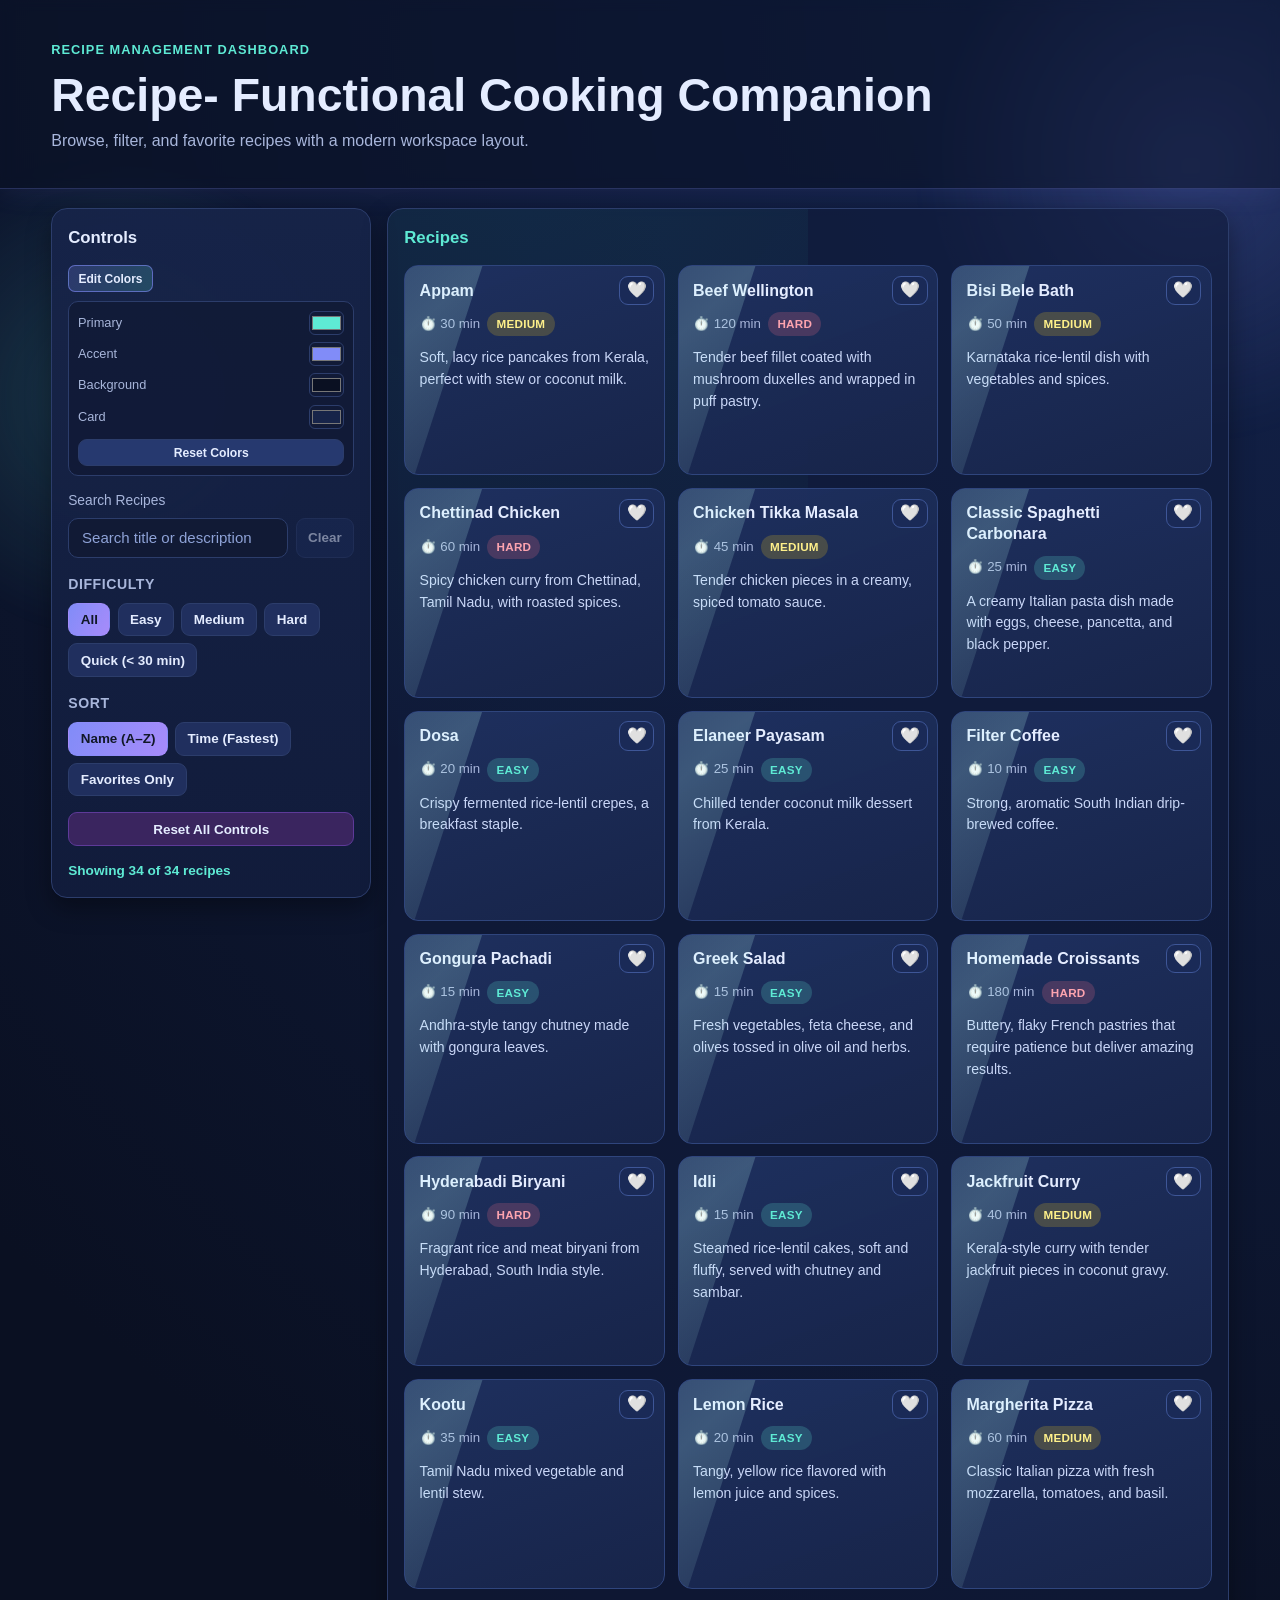
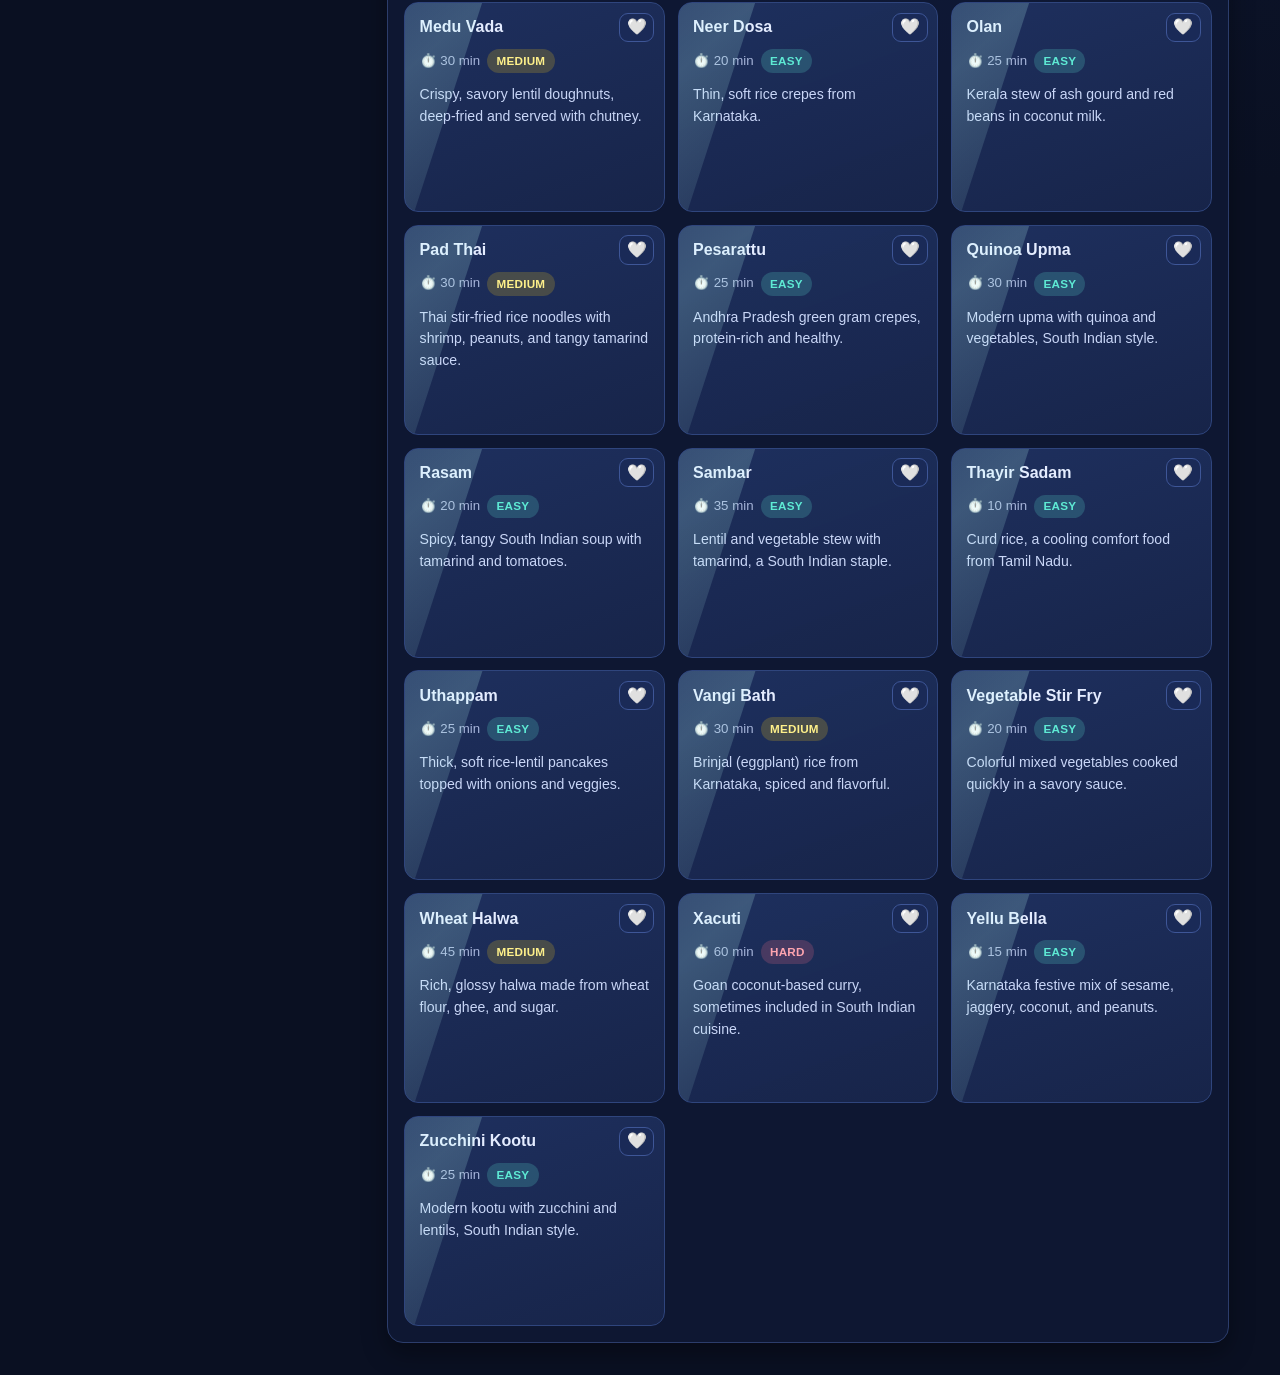
<file: index.html>
<!DOCTYPE html>
<html lang="en">
<head>
    <meta charset="UTF-8">
    <meta name="viewport" content="width=device-width, initial-scale=1.0">
    <title>Recipe- Functional Cooking Companion</title>
    <link rel="stylesheet" href="style.css">
</head>
<body>
    <header class="site-header">
        <div class="shell">
            <p class="eyebrow">Recipe Management Dashboard</p>
            <h1>Recipe- Functional Cooking Companion</h1>
            <p class="subtitle">Browse, filter, and favorite recipes with a modern workspace layout.</p>
        </div>
    </header>

    <main class="shell app-layout">
        <aside class="panel controls" aria-label="Recipe controls">
            <h2>Controls</h2>
            <div class="theme-control-wrap">
                <button id="openThemeEditor" class="theme-edit-btn" type="button" aria-expanded="false">Edit Colors</button>
                <div id="themeEditorPanel" class="theme-editor" hidden>
                    <label class="theme-field" for="themePrimary">
                        <span>Primary</span>
                        <input id="themePrimary" type="color" value="#5eead4">
                    </label>
                    <label class="theme-field" for="themeAccent">
                        <span>Accent</span>
                        <input id="themeAccent" type="color" value="#818cf8">
                    </label>
                    <label class="theme-field" for="themeBackground">
                        <span>Background</span>
                        <input id="themeBackground" type="color" value="#0a1022">
                    </label>
                    <label class="theme-field" for="themeCard">
                        <span>Card</span>
                        <input id="themeCard" type="color" value="#172449">
                    </label>
                    <button id="resetThemeColors" class="theme-reset-btn" type="button">Reset Colors</button>
                </div>
            </div>

            <div class="search-wrap">
                <label for="searchInput">Search Recipes</label>
                <div class="search-row">
                    <input id="searchInput" type="search" placeholder="Search title or description" aria-label="Search recipes">
                    <button id="clearSearch" type="button">Clear</button>
                </div>
            </div>

            <div class="control-group">
                <h3>Difficulty</h3>
                <div class="filters">
                    <button data-filter="all" type="button">All</button>
                    <button data-filter="easy" type="button">Easy</button>
                    <button data-filter="medium" type="button">Medium</button>
                    <button data-filter="hard" type="button">Hard</button>
                    <button data-filter="quick" type="button">Quick (&lt; 30 min)</button>
                </div>
            </div>

            <div class="control-group">
                <h3>Sort</h3>
                <div class="sorts">
                    <button data-sort="name" type="button">Name (A–Z)</button>
                    <button data-sort="time" type="button">Time (Fastest)</button>
                    <button id="favoritesFilter" type="button">Favorites Only</button>
                </div>
            </div>

            <button id="resetControls" class="reset-btn" type="button">Reset All Controls</button>
            <p id="recipeCounter" class="recipe-counter" role="status" aria-live="polite"></p>
        </aside>

        <section class="results">
            <div class="results-head">
                <h2>Recipes</h2>
            </div>
            <div id="recipe-container" aria-live="polite"></div>
        </section>
    </main>
    
    <script src="app.js" defer></script>
</body>
</html>
</file>
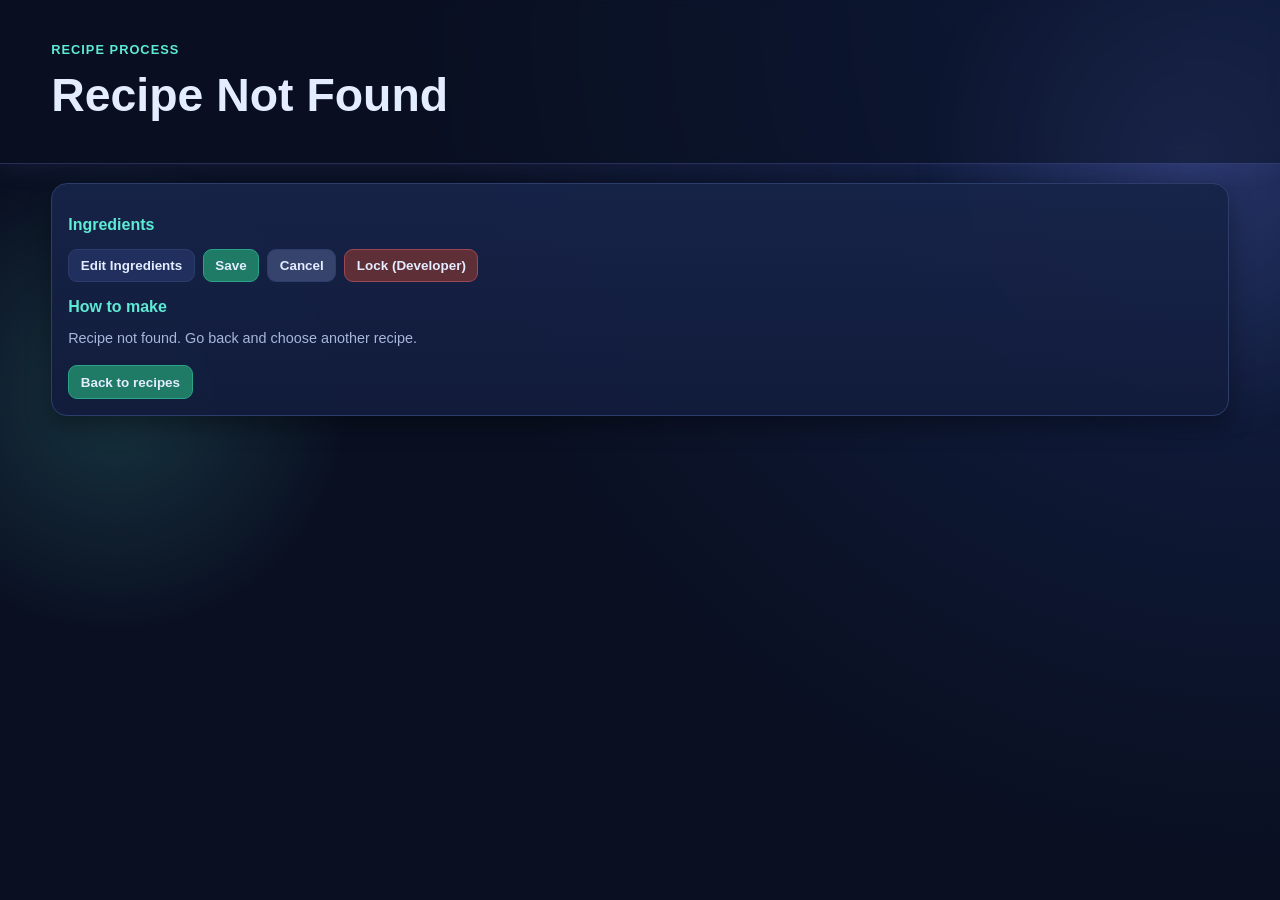
<file: recipe.html>
<!DOCTYPE html>
<html lang="en">
<head>
    <meta charset="UTF-8">
    <meta name="viewport" content="width=device-width, initial-scale=1.0">
    <title>Recipe Process</title>
    <link rel="stylesheet" href="style.css">
</head>
<body>
    <header class="site-header">
        <div class="shell">
            <p class="eyebrow">Recipe Process</p>
            <h1 id="recipeTitle">Loading recipe...</h1>
            <p id="recipeMeta" class="subtitle"></p>
        </div>
    </header>

    <main class="shell recipe-page-layout">
        <section class="panel recipe-process-panel">
            <p id="recipeDescription" class="recipe-description"></p>
            <h2 class="section-title">Ingredients</h2>
            <div id="recipe-ingredients" aria-live="polite"></div>
            <div class="ingredient-actions">
                <button id="editIngredients" type="button">Edit Ingredients</button>
                <button id="saveIngredients" type="button" class="save-btn">Save</button>
                <button id="cancelIngredients" type="button" class="cancel-btn">Cancel</button>
                <button id="toggleIngredientLock" type="button" class="lock-btn">Lock (Developer)</button>
            </div>
            <p id="ingredientStatus" class="ingredient-status" aria-live="polite"></p>
            <h2 class="section-title">How to make</h2>
            <div id="recipe-process" aria-live="polite"></div>
            <button id="backToRecipes" type="button" class="back-btn">Back to recipes</button>
        </section>
    </main>

    <script src="app.js" defer></script>
</body>
</html>
</file>
<file: style.css>
:root {
    --bg: #0a1022;
    --bg-soft: #111a35;
    --panel: #121c3c;
    --card: #172449;
    --text: #e4ecff;
    --text-soft: #a8b6db;
    --primary: #5eead4;
    --primary-dark: #2dd4bf;
    --accent: #818cf8;
    --border: #2c3d6b;
    --danger: #fda4af;
    --shadow: 0 10px 25px rgba(0, 0, 0, 0.35);
}

* {
    margin: 0;
    padding: 0;
    box-sizing: border-box;
}

body {
    font-family: Inter, 'Segoe UI', Tahoma, Geneva, Verdana, sans-serif;
    background: radial-gradient(circle at top right, #13234d 0%, var(--bg) 55%);
    color: var(--text);
    min-height: 100vh;
    line-height: 1.55;
    position: relative;
    overflow-x: hidden;
}

body::before,
body::after {
    content: '';
    position: fixed;
    inset: auto;
    pointer-events: none;
    z-index: -2;
}

body::before {
    width: 38vmax;
    height: 38vmax;
    left: -10vmax;
    top: 12vmax;
    background: radial-gradient(circle, rgba(94, 234, 212, 0.16) 0%, rgba(94, 234, 212, 0) 70%);
    filter: blur(8px);
    animation: driftGlowA 18s ease-in-out infinite;
}

body::after {
    width: 42vmax;
    height: 42vmax;
    right: -14vmax;
    top: -8vmax;
    background: radial-gradient(circle, rgba(129, 140, 248, 0.2) 0%, rgba(129, 140, 248, 0) 72%);
    filter: blur(10px);
    animation: driftGlowB 22s ease-in-out infinite;
}

.site-header,
.results,
.panel {
    position: relative;
    z-index: 1;
}

.shell {
    width: min(1200px, 92%);
    margin: 0 auto;
}

.site-header {
    border-bottom: 1px solid rgba(129, 140, 248, 0.25);
    background: rgba(10, 16, 34, 0.45);
    backdrop-filter: blur(6px);
    box-shadow: 0 0 28px rgba(129, 140, 248, 0.12);
}

.site-header .shell {
    padding: 2.5rem 0 2.1rem;
}

.eyebrow {
    color: var(--primary);
    font-size: 0.8rem;
    letter-spacing: 0.08em;
    text-transform: uppercase;
    margin-bottom: 0.55rem;
    font-weight: 700;
}

h1 {
    font-size: clamp(1.9rem, 4vw, 2.9rem);
    line-height: 1.15;
    margin-bottom: 0.45rem;
}

.subtitle {
    color: var(--text-soft);
    max-width: 620px;
}

.app-layout {
    display: grid;
    grid-template-columns: 320px 1fr;
    gap: 1rem;
    padding: 1.2rem 0 2rem;
}

.panel {
    background: linear-gradient(180deg, rgba(23, 36, 73, 0.95), rgba(18, 28, 60, 0.95));
    border: 1px solid var(--border);
    border-radius: 16px;
    box-shadow: var(--shadow);
}

.controls {
    padding: 1rem;
    position: sticky;
    top: 1rem;
    height: fit-content;
}

.controls h2 {
    font-size: 1.05rem;
    margin-bottom: 0.9rem;
}

.theme-control-wrap {
    margin-bottom: 0.85rem;
}

.theme-edit-btn {
    width: auto;
    padding: 0.35rem 0.58rem;
    font-size: 0.75rem;
    border-radius: 7px;
    background: linear-gradient(120deg, rgba(129, 140, 248, 0.22), rgba(94, 234, 212, 0.2));
    border-color: rgba(129, 140, 248, 0.6);
}

.theme-edit-btn:hover {
    background: linear-gradient(120deg, rgba(129, 140, 248, 0.34), rgba(94, 234, 212, 0.28));
}

.theme-editor {
    margin-top: 0.55rem;
    border: 1px solid var(--border);
    border-radius: 10px;
    padding: 0.55rem;
    background: rgba(17, 26, 53, 0.8);
    display: grid;
    gap: 0.45rem;
}

.theme-field {
    display: flex;
    align-items: center;
    justify-content: space-between;
    gap: 0.6rem;
    color: var(--text-soft);
    font-size: 0.8rem;
}

.theme-field input[type='color'] {
    width: 2.2rem;
    height: 1.5rem;
    border: 1px solid var(--border);
    border-radius: 6px;
    background: transparent;
    padding: 0;
}

.theme-reset-btn {
    margin-top: 0.2rem;
    font-size: 0.76rem;
    padding: 0.36rem 0.56rem;
    background: #26396f;
}

.control-group {
    margin-top: 1rem;
}

.control-group h3 {
    font-size: 0.88rem;
    color: var(--text-soft);
    margin-bottom: 0.45rem;
    text-transform: uppercase;
    letter-spacing: 0.04em;
}

.search-wrap label {
    display: block;
    margin-bottom: 0.42rem;
    color: var(--text-soft);
    font-size: 0.86rem;
}

.search-row {
    display: grid;
    grid-template-columns: 1fr auto;
    gap: 0.45rem;
}

#searchInput {
    width: 100%;
    border: 1px solid var(--border);
    background: var(--bg-soft);
    color: var(--text);
    border-radius: 10px;
    padding: 0.65rem 0.8rem;
    font-size: 0.94rem;
}

#searchInput:focus {
    outline: none;
    border-color: var(--accent);
    box-shadow: 0 0 0 3px rgba(129, 140, 248, 0.22);
}

#searchInput::placeholder {
    color: #8ea2d7;
}

.filters,
.sorts {
    display: flex;
    flex-wrap: wrap;
    gap: 0.45rem;
}

button {
    border: 1px solid var(--border);
    background: #202f5e;
    color: var(--text);
    border-radius: 9px;
    padding: 0.52rem 0.72rem;
    font-size: 0.84rem;
    font-weight: 600;
    cursor: pointer;
    transition: transform 0.15s ease, background 0.15s ease, border-color 0.15s ease;
}

button:hover {
    transform: translateY(-1px);
    background: #2b3d77;
}

button:active {
    transform: translateY(0);
}

button:focus-visible {
    outline: 2px solid var(--primary);
    outline-offset: 2px;
}

button:disabled {
    opacity: 0.5;
    cursor: not-allowed;
    transform: none;
}

button.is-active {
    border-color: transparent;
    background: linear-gradient(120deg, var(--accent), #a78bfa);
    color: #111827;
}

#clearSearch {
    background: #26396f;
}

#clearSearch:disabled {
    background: #1a2a57;
}

.reset-btn {
    width: 100%;
    margin-top: 1rem;
    background: #3a255f;
    border-color: #5e3a99;
}

.reset-btn:hover {
    background: #55358d;
}

.recipe-counter {
    margin-top: 0.85rem;
    color: var(--primary);
    font-size: 0.85rem;
    font-weight: 700;
}

.results {
    background: rgba(18, 28, 60, 0.65);
    border: 1px solid var(--border);
    border-radius: 16px;
    padding: 1rem;
    box-shadow: var(--shadow);
    overflow: hidden;
}

.results::before {
    content: '';
    position: absolute;
    inset: -40% auto auto -20%;
    width: 70%;
    height: 70%;
    background: radial-gradient(circle, rgba(45, 212, 191, 0.09) 0%, rgba(45, 212, 191, 0) 70%);
    pointer-events: none;
    z-index: -1;
    animation: pulseAura 10s ease-in-out infinite;
}

.results-head h2 {
    font-size: 1.05rem;
    margin-bottom: 0.9rem;
    color: var(--primary);
}

#recipe-container {
    display: grid;
    grid-template-columns: repeat(auto-fill, minmax(240px, 1fr));
    gap: 0.8rem;
}

.recipe-card {
    background: linear-gradient(160deg, rgba(31, 49, 97, 0.95), var(--card));
    border: 1px solid #2f457d;
    border-radius: 14px;
    padding: 0.9rem;
    position: relative;
    min-height: 210px;
    transition: transform 0.18s ease, border-color 0.18s ease;
    cursor: pointer;
    overflow: hidden;
}

.recipe-card:hover {
    transform: translateY(-2px);
    border-color: #4c68b1;
    box-shadow: 0 0 0 1px rgba(94, 234, 212, 0.25), 0 10px 22px rgba(45, 212, 191, 0.14);
}

.recipe-card::before {
    content: '';
    position: absolute;
    top: -120%;
    left: -30%;
    width: 48%;
    height: 320%;
    background: linear-gradient(120deg, rgba(255, 255, 255, 0), rgba(188, 255, 247, 0.2), rgba(255, 255, 255, 0));
    transform: rotate(18deg);
    transition: transform 0.6s ease;
    pointer-events: none;
}

.recipe-card:hover::before {
    transform: translateX(320%) rotate(18deg);
}

.recipe-card:focus-visible {
    outline: 2px solid var(--primary);
    outline-offset: 2px;
}

.recipe-card h3 {
    margin-right: 2rem;
    line-height: 1.3;
    font-size: 1rem;
}

.recipe-meta {
    display: flex;
    align-items: center;
    flex-wrap: wrap;
    gap: 0.45rem;
    margin: 0.68rem 0;
    color: var(--text-soft);
    font-size: 0.83rem;
}

.recipe-card p {
    color: #c9d6f7;
    font-size: 0.88rem;
}

.difficulty {
    border-radius: 999px;
    padding: 0.18rem 0.58rem;
    font-size: 0.73rem;
    font-weight: 700;
    text-transform: uppercase;
    letter-spacing: 0.02em;
}

.difficulty.easy {
    background: rgba(94, 234, 212, 0.2);
    color: var(--primary);
}

.difficulty.medium {
    background: rgba(250, 204, 21, 0.2);
    color: #fef08a;
}

.difficulty.hard {
    background: rgba(251, 113, 133, 0.2);
    color: var(--danger);
}

.favorite-btn {
    border: 1px solid #3e5697;
    background: #1a2a57;
    font-size: 1rem;
    line-height: 1;
    padding: 0.35rem 0.42rem;
    position: absolute;
    top: 0.6rem;
    right: 0.6rem;
}

.favorite-btn:hover {
    background: #253a77;
    box-shadow: 0 0 10px rgba(129, 140, 248, 0.35);
}

.empty-state {
    grid-column: 1 / -1;
    border: 1px dashed #4a66ad;
    background: #162654;
    color: var(--text-soft);
    border-radius: 12px;
    padding: 1.2rem;
    text-align: center;
}

.recipe-steps {
    margin-left: 1rem;
    color: #d8e3ff;
    font-size: 0.9rem;
    display: grid;
    gap: 0.38rem;
}

.recipe-details-empty {
    color: var(--text-soft);
    font-size: 0.9rem;
}

.recipe-page-layout {
    display: block;
    padding: 1.2rem 0 2rem;
}

.recipe-process-panel {
    padding: 1rem;
}

.recipe-description {
    color: #c9d6f7;
    margin-bottom: 0.8rem;
}

.section-title {
    font-size: 1rem;
    color: var(--primary);
    margin: 0.8rem 0 0.45rem;
}

.ingredients-list {
    margin-left: 1rem;
    color: #d8e3ff;
    font-size: 0.9rem;
    display: grid;
    gap: 0.35rem;
}

.ingredient-actions {
    display: flex;
    flex-wrap: wrap;
    gap: 0.5rem;
    margin-top: 0.7rem;
}

.ingredients-editor-label {
    display: block;
    color: var(--text-soft);
    font-size: 0.82rem;
    margin-bottom: 0.35rem;
}

.ingredients-editor {
    width: 100%;
    border: 1px solid var(--border);
    background: var(--bg-soft);
    color: var(--text);
    border-radius: 10px;
    padding: 0.62rem 0.75rem;
    font-size: 0.9rem;
    resize: vertical;
}

.ingredients-editor:focus {
    outline: none;
    border-color: var(--accent);
    box-shadow: 0 0 0 3px rgba(129, 140, 248, 0.22);
}

.save-btn {
    background: #1f7a66;
    border-color: #2aa488;
}

.save-btn:hover {
    background: #27967d;
}

.cancel-btn {
    background: #36436c;
}

.lock-btn {
    background: #5f2f37;
    border-color: #9d4655;
}

.lock-btn:hover {
    background: #7a3a46;
}

.ingredient-status {
    color: var(--text-soft);
    font-size: 0.84rem;
    margin-top: 0.5rem;
}

.back-btn {
    margin-top: 1rem;
    background: #1f7a66;
    border-color: #2aa488;
}

.back-btn:hover {
    background: #27967d;
}

@keyframes driftGlowA {
    0%,
    100% {
        transform: translate3d(0, 0, 0) scale(1);
    }
    50% {
        transform: translate3d(2.5vmax, -1.5vmax, 0) scale(1.08);
    }
}

@keyframes driftGlowB {
    0%,
    100% {
        transform: translate3d(0, 0, 0) scale(1);
    }
    50% {
        transform: translate3d(-2.2vmax, 2vmax, 0) scale(1.06);
    }
}

@keyframes pulseAura {
    0%,
    100% {
        opacity: 0.75;
        transform: scale(1);
    }
    50% {
        opacity: 1;
        transform: scale(1.08);
    }
}

@media (prefers-reduced-motion: reduce) {
    body::before,
    body::after,
    .results::before,
    .recipe-card::before {
        animation: none;
        transition: none;
    }
}

@media (max-width: 980px) {
    .app-layout {
        grid-template-columns: 1fr;
    }

    .controls {
        position: static;
    }
}

@media (max-width: 560px) {
    .site-header .shell {
        padding: 2rem 0 1.7rem;
    }

    .results,
    .controls {
        padding: 0.8rem;
    }

    #recipe-container {
        grid-template-columns: 1fr;
    }
}
</file>
